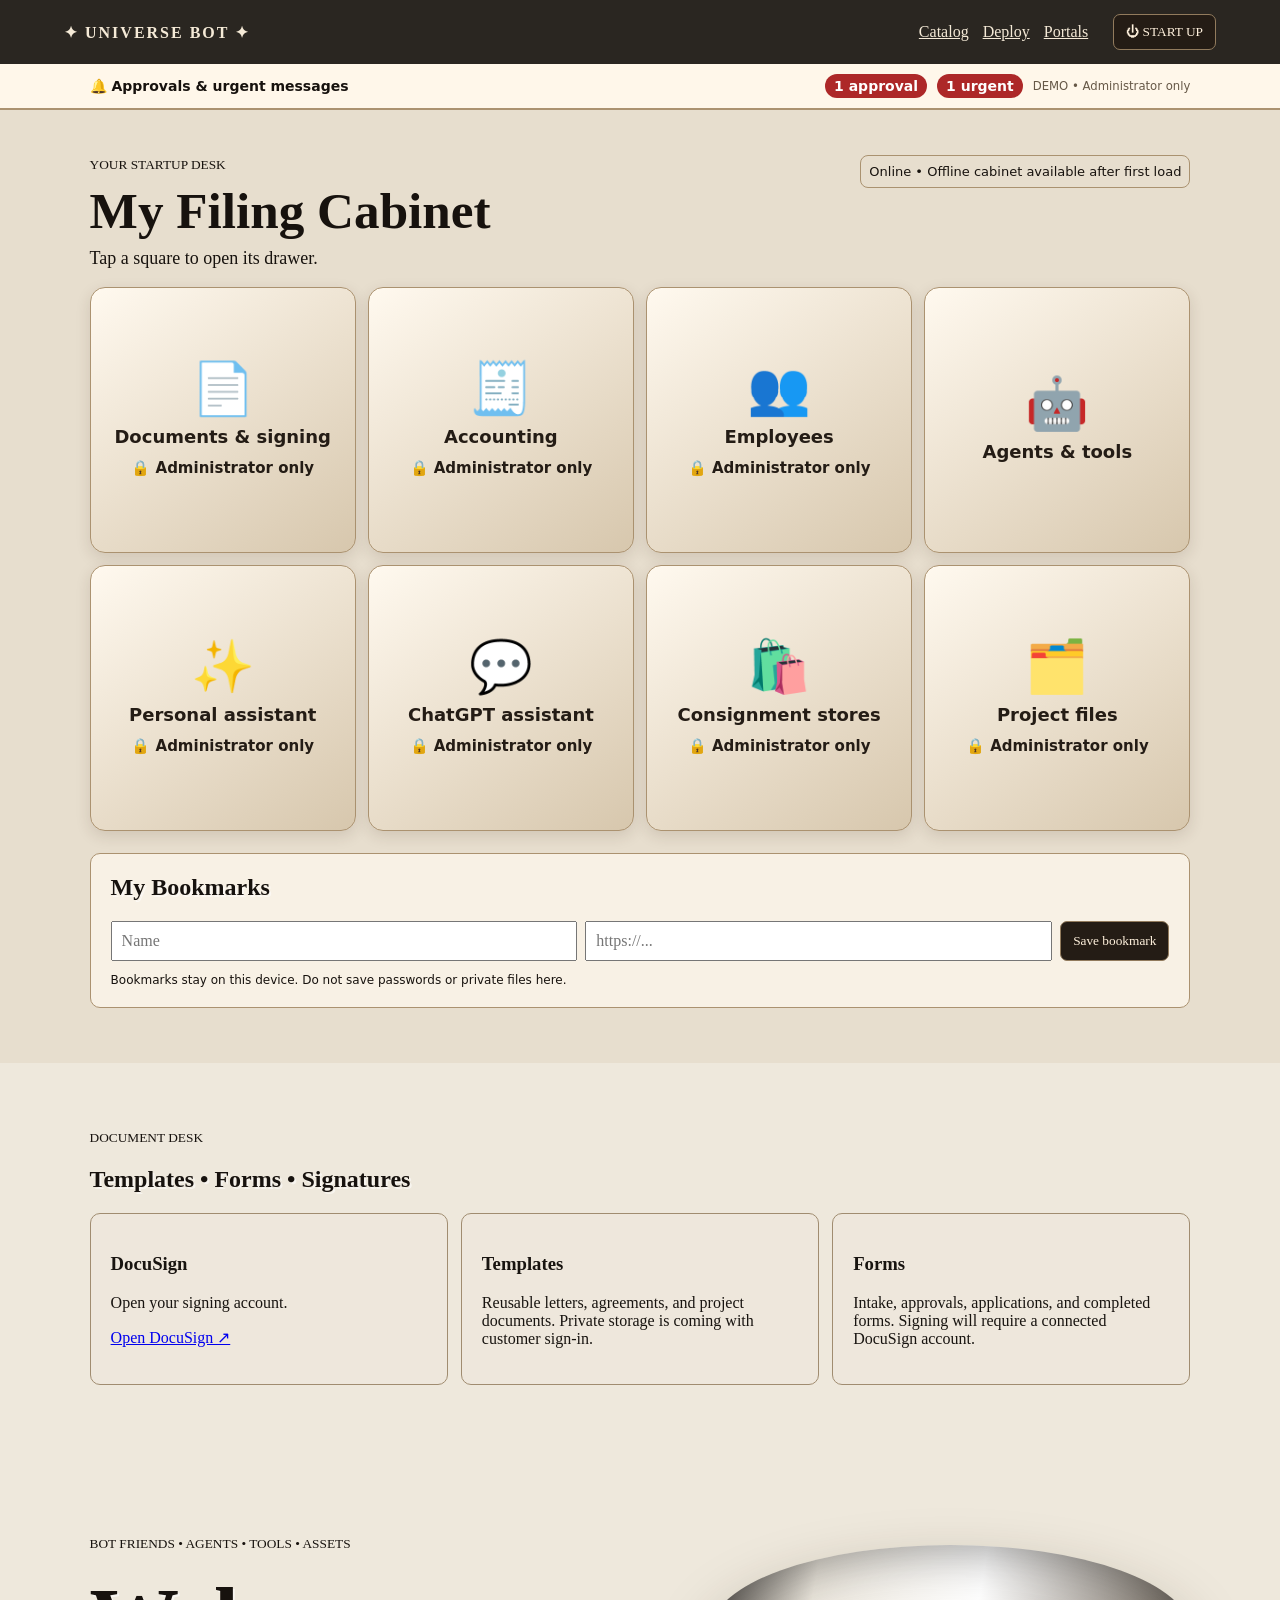
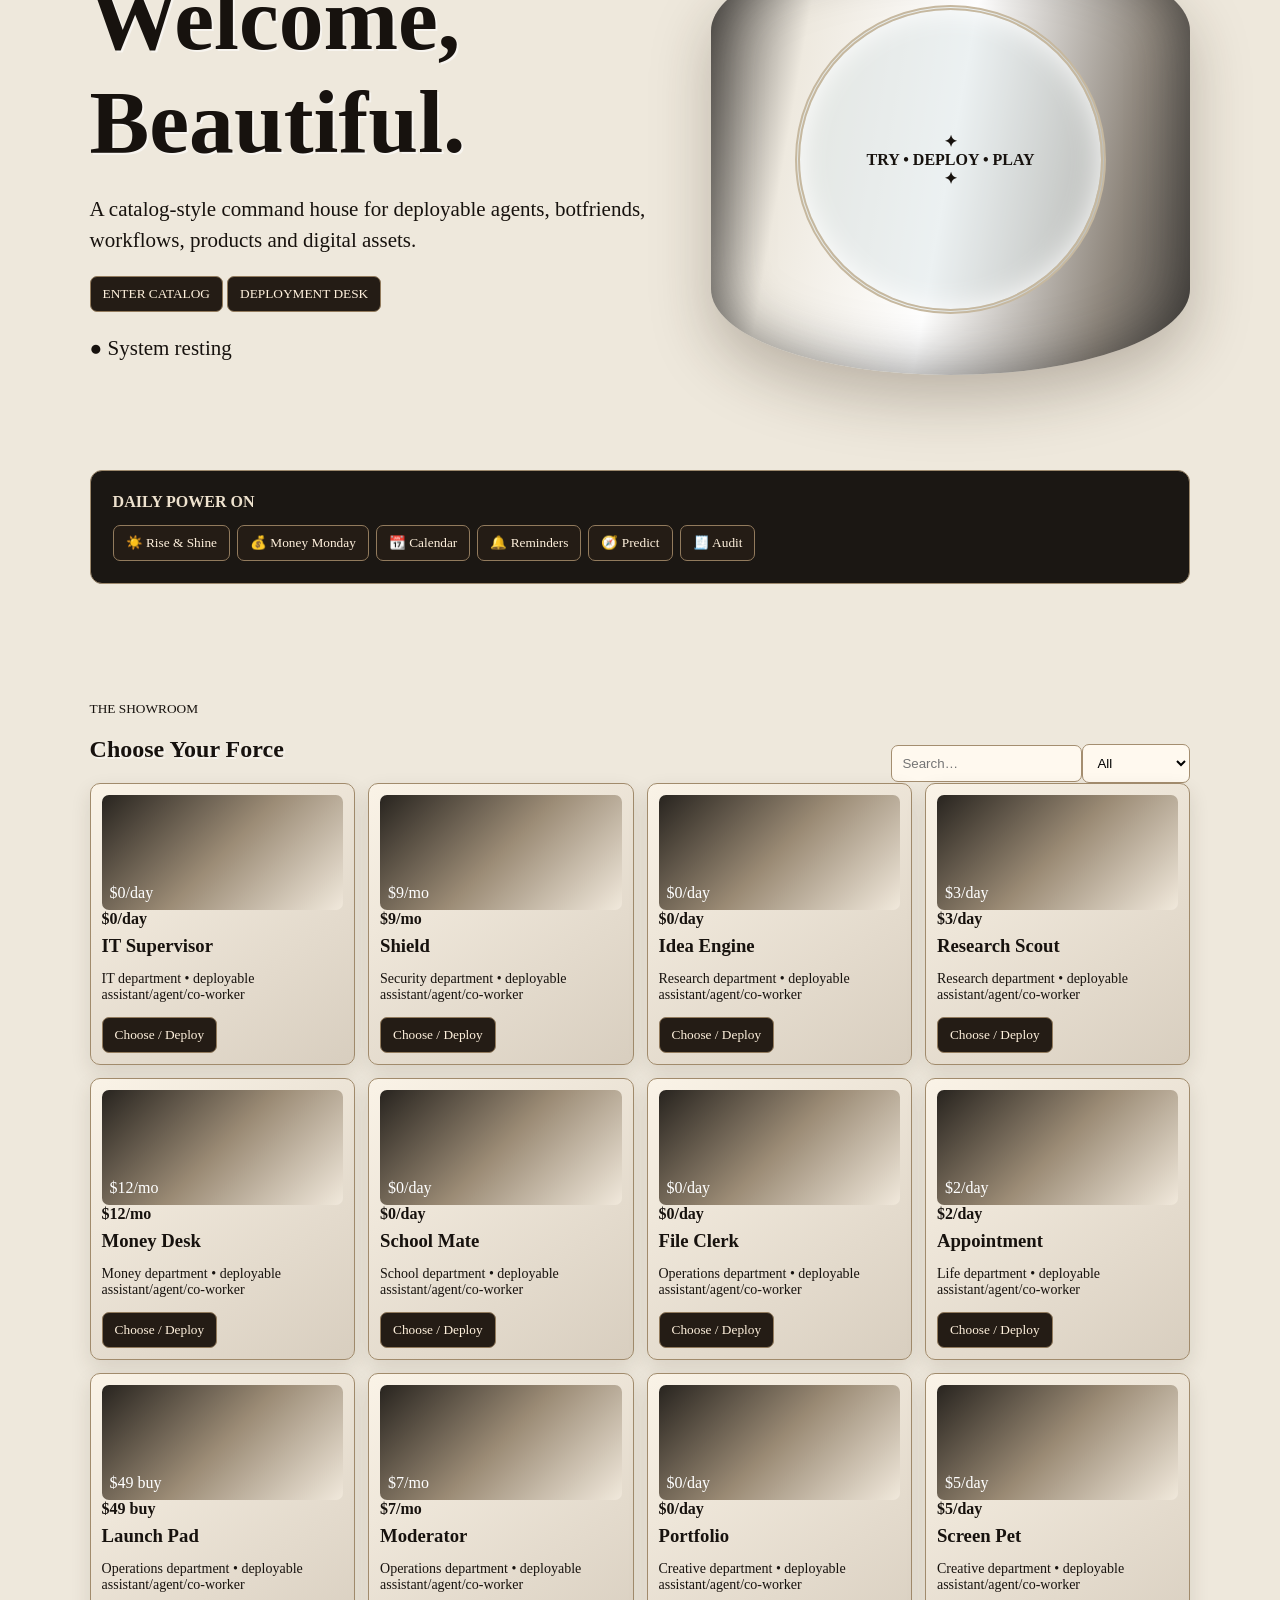
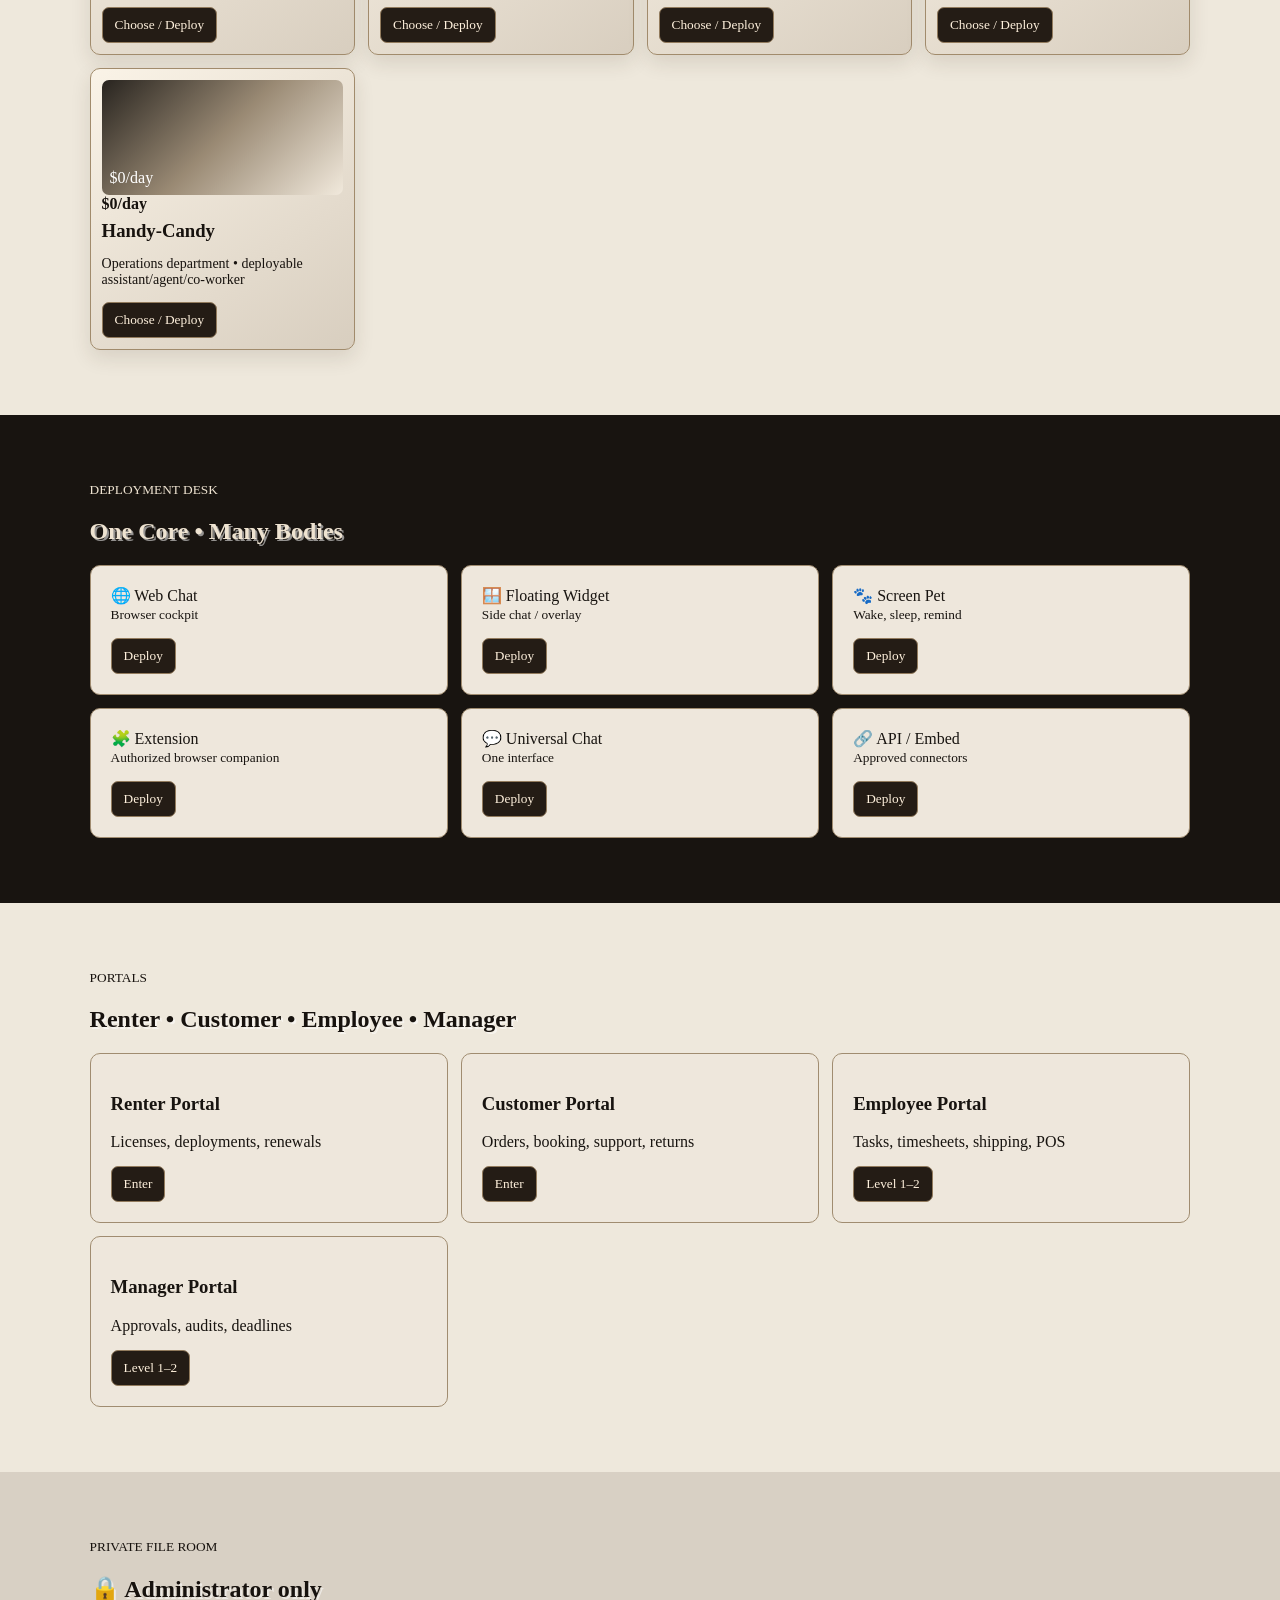
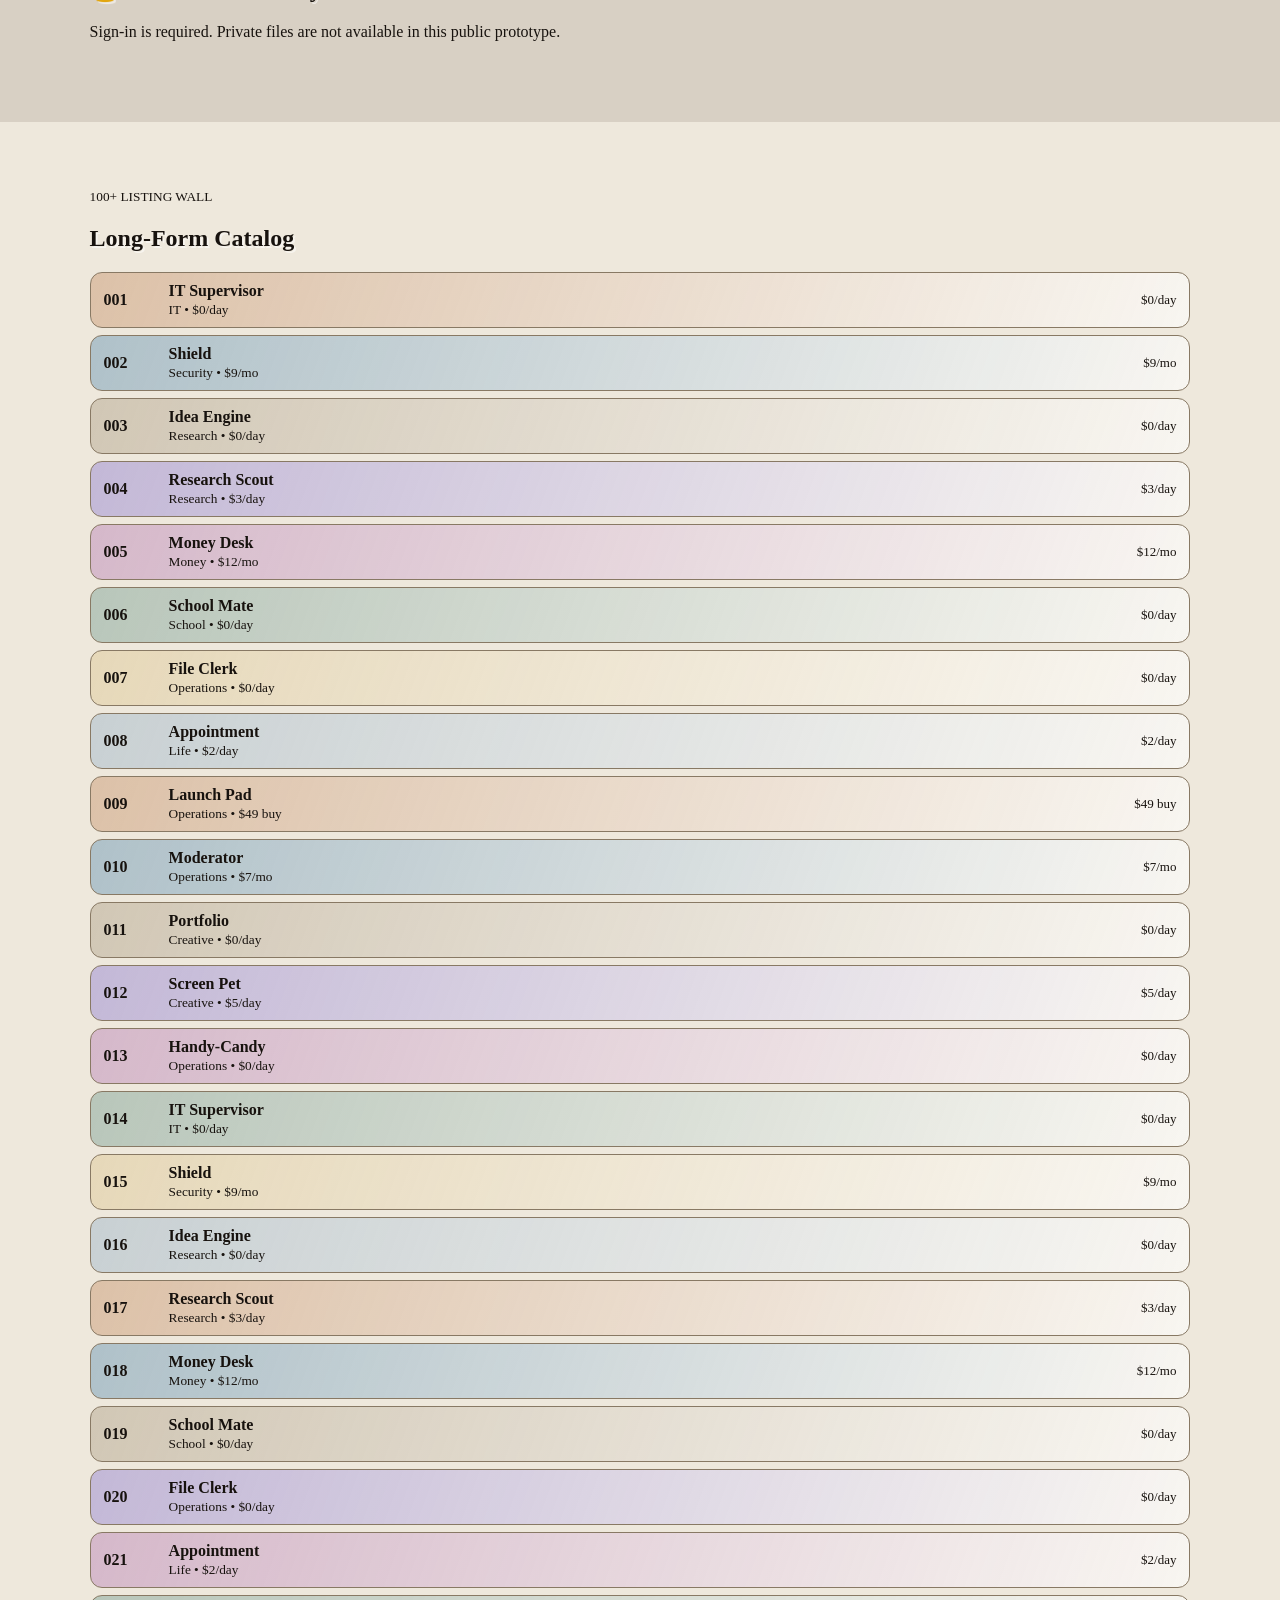
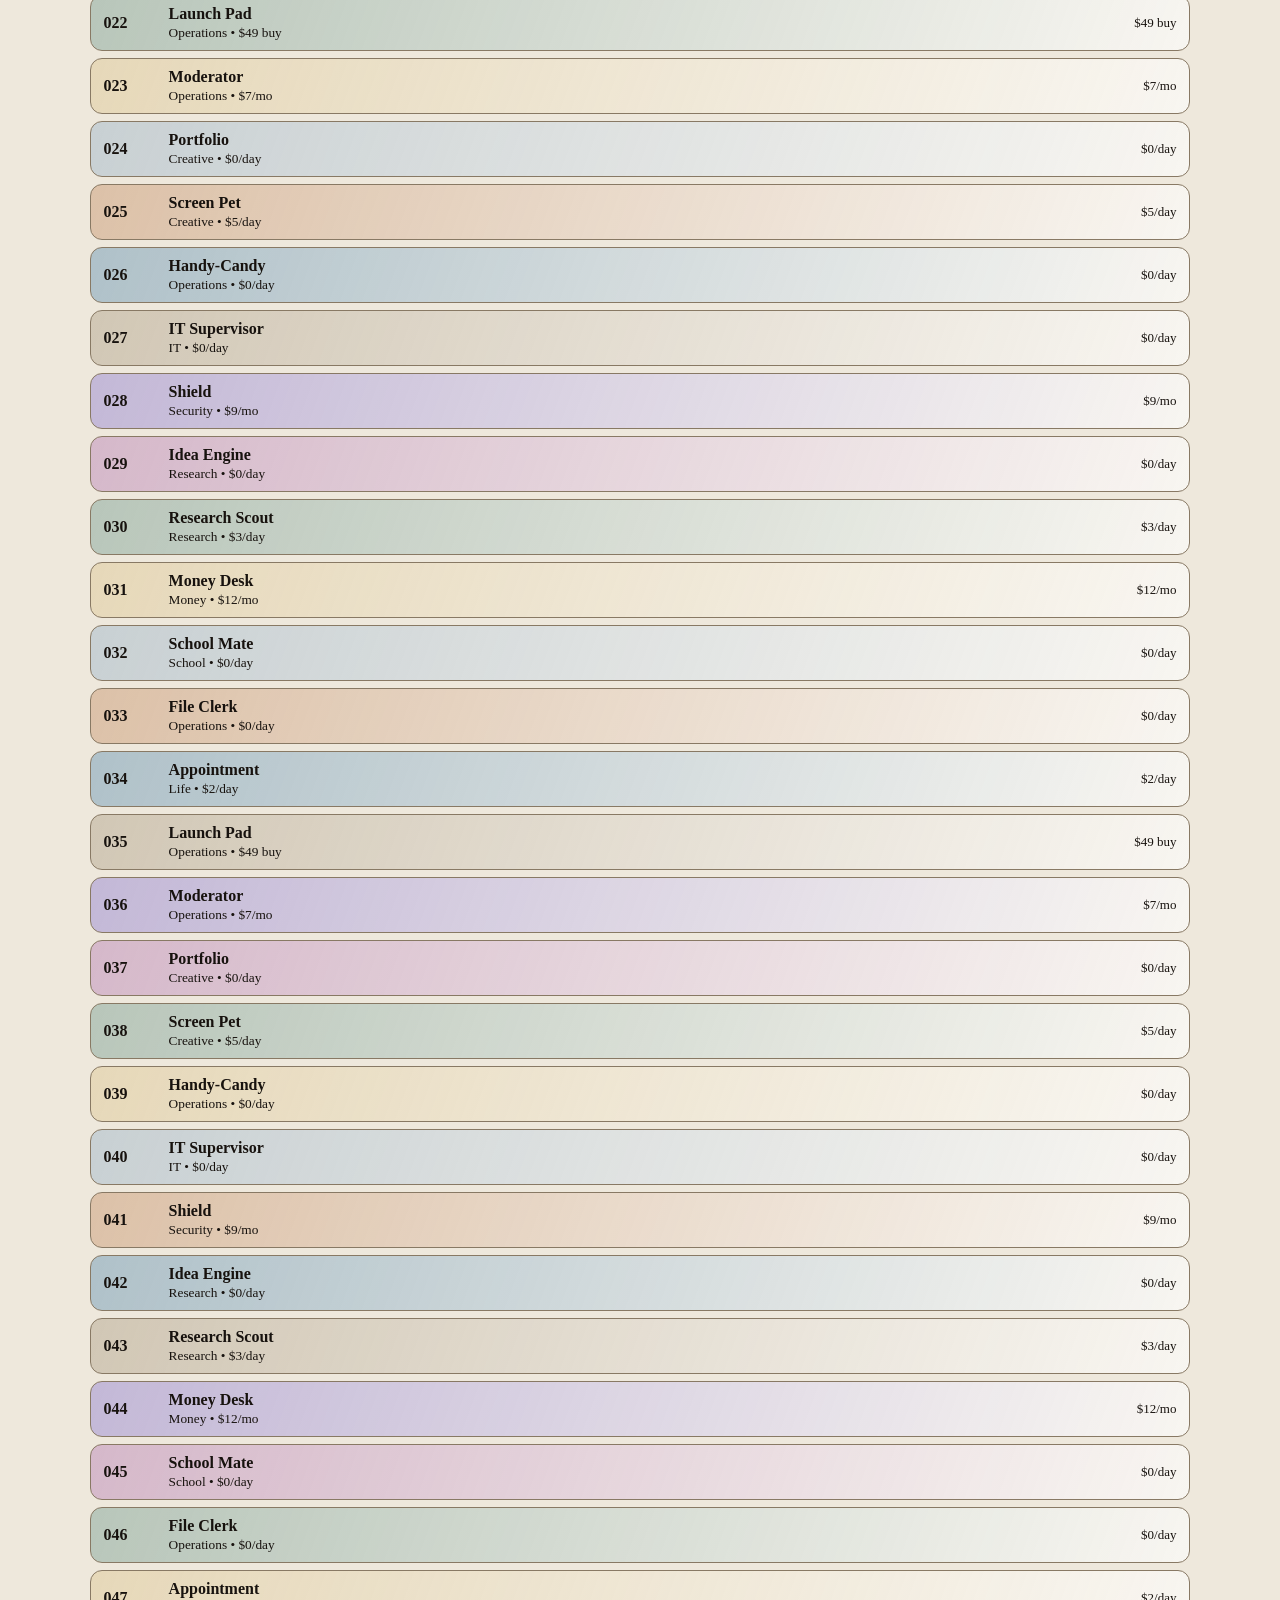
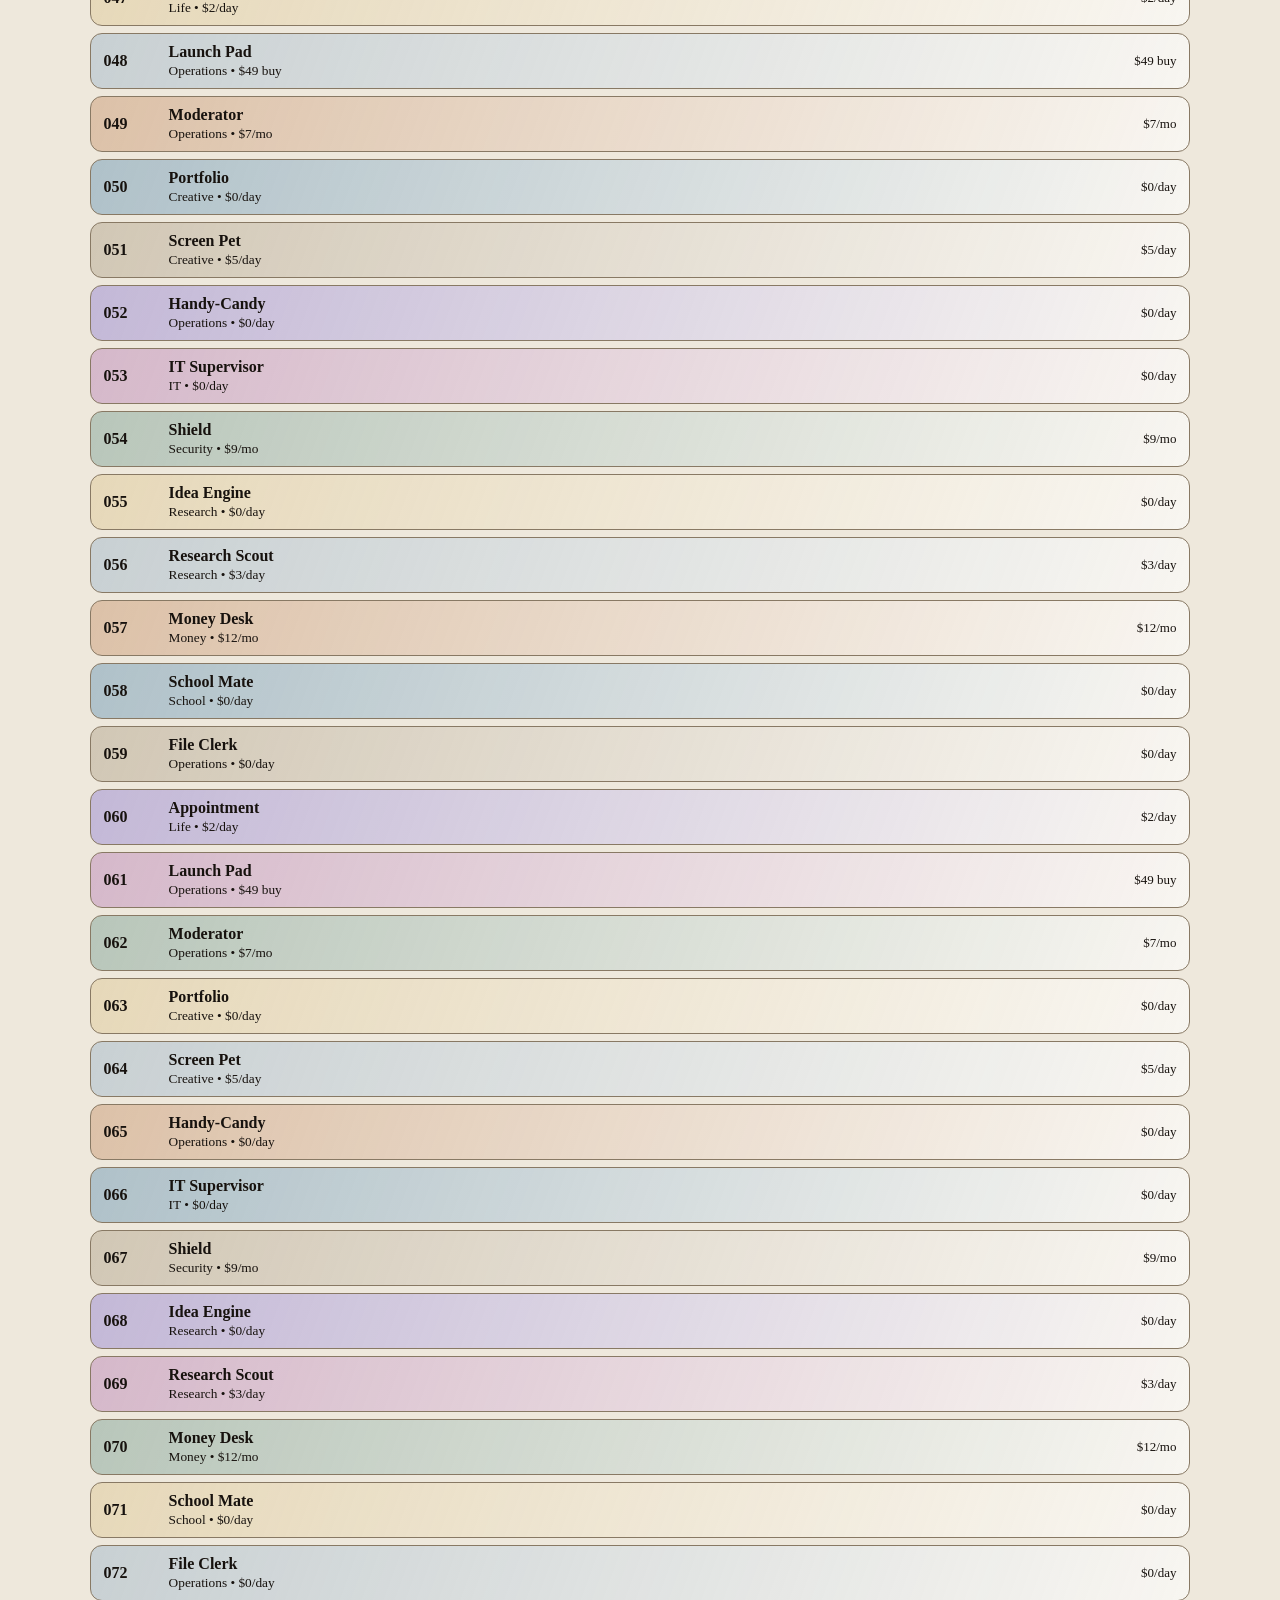
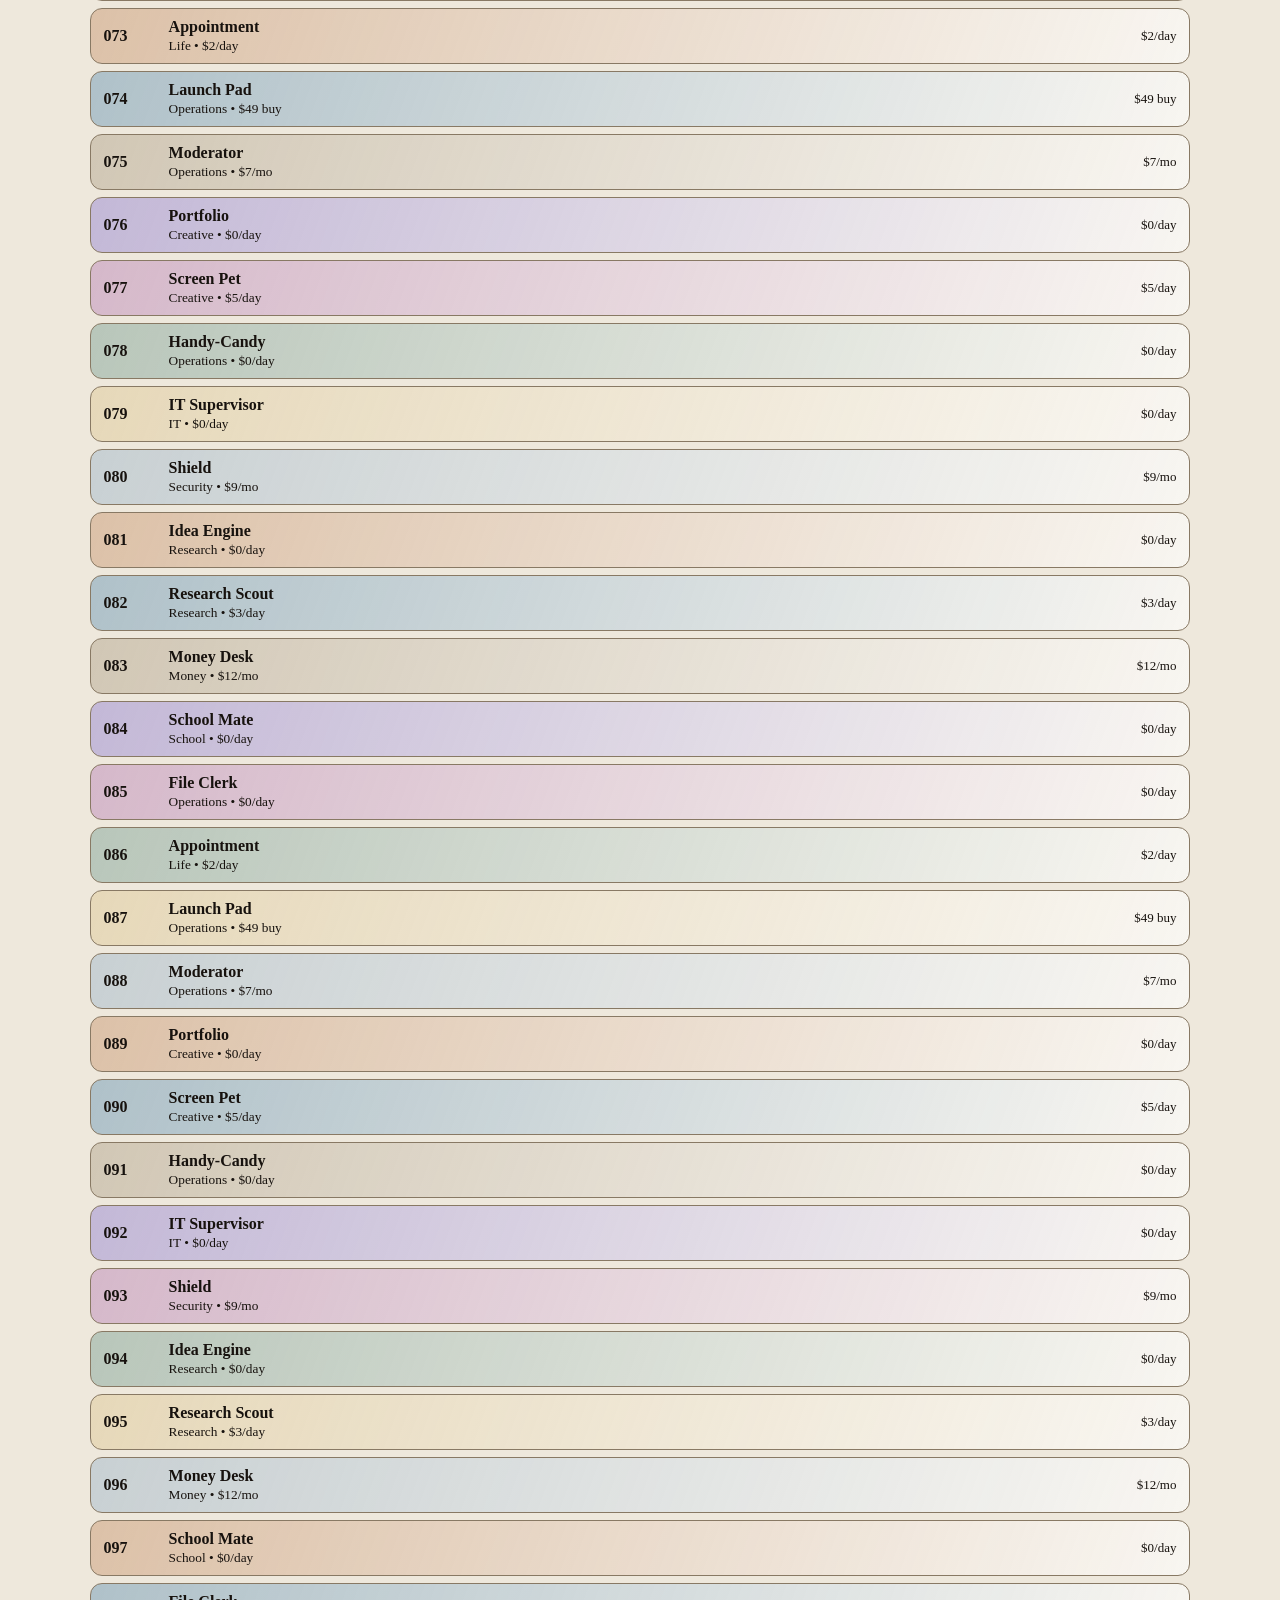
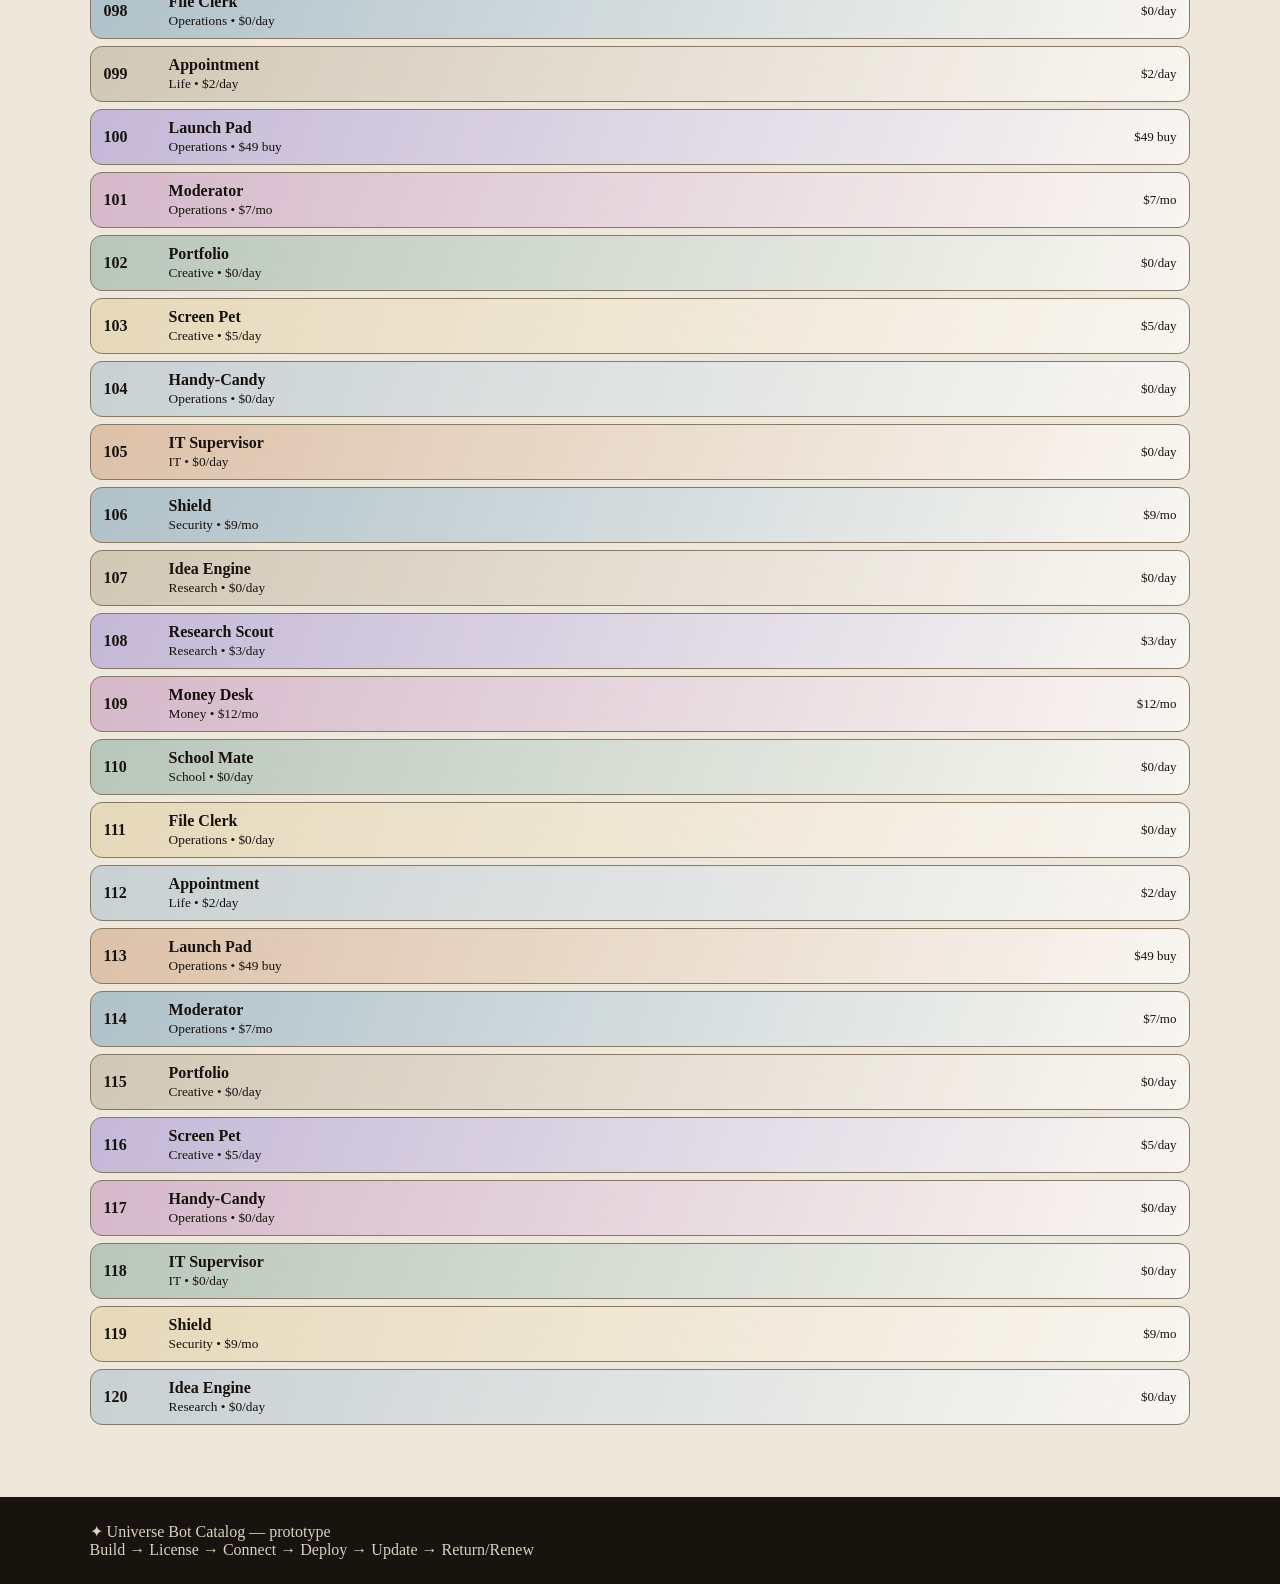
<file: index.html>
<!doctype html><html><head><meta charset="utf-8"><meta name="viewport" content="width=device-width,initial-scale=1"><title>Universe Bot Catalog</title><link rel="stylesheet" href="style.css?v=alerts-1"></head><body>
<header><b>✦ UNIVERSE BOT ✦</b><nav><a href="#catalog">Catalog</a><a href="#deploy">Deploy</a><a href="#portal">Portals</a></nav><button id="power">⏻ START UP</button></header>
<details class="alert-inbox"><summary><strong>🔔 Approvals & urgent messages</strong><span class="alert-badge">1 approval</span><span class="alert-badge">1 urgent</span><small>DEMO • Administrator only</small></summary><div class="alert-list"><p class="alert-note">Fictional examples. Real message counts and contents will appear only after administrator sign-in.</p><article><strong>Awaiting approval • Step 2 of 3</strong><p>Source: Handy-Candy agent · Email to Jordan Lee · Fictional 123 Example Street property</p><ol class="approval-steps"><li class="done">1. Draft reviewed</li><li class="current">2. Owner approval pending</li><li>3. Send confirmation</li></ol></article><article><strong>Urgent • Action needed</strong><p>Source: IT Supervisor agent · Demo connection issue</p><small>Check the integration before approving a send.</small></article></div></details>
<main id="home" class="home-cabinet"><div class="home-heading"><div><small>YOUR STARTUP DESK</small><h1>My Filing Cabinet</h1><p>Tap a square to open its drawer.</p></div><span id="offline-status" role="status"></span></div><div id="home-drawers" class="home-drawers"></div><dialog id="drawer-dialog" class="drawer-dialog" aria-labelledby="drawer-title"><div class="drawer-dialog-head"><h2 id="drawer-title"></h2><button type="button" onclick="document.getElementById('drawer-dialog').close()" aria-label="Close drawer">×</button></div><div id="drawer-links"></div></dialog><div class="home-bookmarks"><h2>My Bookmarks</h2><form id="bookmark-form"><input id="bookmark-label" aria-label="Bookmark name" placeholder="Name" required maxlength="60"><input id="bookmark-url" aria-label="Bookmark URL" placeholder="https://..." type="url" required><button type="submit">Save bookmark</button></form><div id="bookmark-list"></div><small>Bookmarks stay on this device. Do not save passwords or private files here.</small></div></main>
<section id="documents" class="documents-desk"><small>DOCUMENT DESK</small><h2>Templates • Forms • Signatures</h2><div class="grid"><article><h3>DocuSign</h3><p>Open your signing account.</p><a href="https://account.docusign.com/" target="_blank" rel="noopener noreferrer">Open DocuSign ↗</a></article><article><h3>Templates</h3><p>Reusable letters, agreements, and project documents. Private storage is coming with customer sign-in.</p></article><article><h3>Forms</h3><p>Intake, approvals, applications, and completed forms. Signing will require a connected DocuSign account.</p></article></div></section>
<section class="hero"><div><small>BOT FRIENDS • AGENTS • TOOLS • ASSETS</small><h1>Welcome, Beautiful.</h1><p>A catalog-style command house for deployable agents, botfriends, workflows, products and digital assets.</p><button onclick="go('catalog')">ENTER CATALOG</button> <button onclick="go('deploy')">DEPLOYMENT DESK</button><p id="status">● System resting</p></div><div class="cylinder"><div>✦<br>TRY • DEPLOY • PLAY<br>✦</div></div></section>
<section class="command"><b>DAILY POWER ON</b><div><button>☀️ Rise & Shine</button><button>💰 Money Monday</button><button>📆 Calendar</button><button>🔔 Reminders</button><button>🧭 Predict</button><button>🧾 Audit</button></div></section>
<section id="catalog"><div class="head"><div><small>THE SHOWROOM</small><h2>Choose Your Force</h2></div><div><input id="q" placeholder="Search…"><select id="cat"><option value="">All</option><option>IT</option><option>Security</option><option>Research</option><option>Money</option><option>School</option><option>Operations</option><option>Creative</option><option>Life</option></select></div></div><div class="cards" id="cards"></div></section>
<section id="deploy" class="dark"><small>DEPLOYMENT DESK</small><h2>One Core • Many Bodies</h2><div class="grid"><article>🌐 Web Chat<br><small>Browser cockpit</small><button>Deploy</button></article><article>🪟 Floating Widget<br><small>Side chat / overlay</small><button>Deploy</button></article><article>🐾 Screen Pet<br><small>Wake, sleep, remind</small><button>Deploy</button></article><article>🧩 Extension<br><small>Authorized browser companion</small><button>Deploy</button></article><article>💬 Universal Chat<br><small>One interface</small><button>Deploy</button></article><article>🔗 API / Embed<br><small>Approved connectors</small><button>Deploy</button></article></div></section>
<section id="portal"><small>PORTALS</small><h2>Renter • Customer • Employee • Manager</h2><div class="grid"><article><h3>Renter Portal</h3>Licenses, deployments, renewals<button>Enter</button></article><article><h3>Customer Portal</h3>Orders, booking, support, returns<button>Enter</button></article><article><h3>Employee Portal</h3>Tasks, timesheets, shipping, POS<button>Level 1–2</button></article><article><h3>Manager Portal</h3>Approvals, audits, deadlines<button>Level 1–2</button></article></div></section>
<section class="cabinet"><small>PRIVATE FILE ROOM</small><h2>🔒 Administrator only</h2><p>Sign-in is required. Private files are not available in this public prototype.</p></section>
<section><small>100+ LISTING WALL</small><h2>Long-Form Catalog</h2><div id="listings"></div></section>
<footer>✦ Universe Bot Catalog — prototype<br>Build → License → Connect → Deploy → Update → Return/Renew</footer>
<script src="app.js?v=email-1"></script></body></html>
</file>
<file: style.css>
*{box-sizing:border-box}html{scroll-behavior:smooth}body{margin:0;background:#eee8dc;color:#17120e;font-family:Georgia,serif}header{position:sticky;top:0;z-index:5;display:flex;gap:18px;align-items:center;padding:14px 5%;background:#17130fe8;color:#f5ead7}header b{margin-right:auto;letter-spacing:2px}header a{color:#f5ead7;margin:0 7px}button{background:#241c15;color:#fff1dd;border:1px solid #927b5d;border-radius:7px;padding:9px 12px;cursor:pointer;font-family:inherit}.hero{min-height:620px;display:grid;grid-template-columns:1.1fr .9fr;gap:35px;align-items:center;padding:70px 7%}.hero h1,h2{font-family:Georgia,serif;text-shadow:2px 2px #fff8}.hero h1{font-size:clamp(48px,7vw,90px);margin:15px 0}.hero p{font-size:21px;line-height:1.45}.cylinder{height:430px;border-radius:50%/20%;background:linear-gradient(100deg,#55504a,#eee9df 20%,#fff 50%,#8f877d 82%,#4b4742);display:grid;place-items:center;box-shadow:inset 0 0 55px #2228,0 25px 60px #30201444}.cylinder div{width:65%;height:72%;border-radius:50%;display:grid;place-content:center;text-align:center;background:#dce5e788;border:5px double #c6b89f;box-shadow:inset 0 0 30px #fff;font-weight:bold}.command{margin:0 7% 50px;padding:22px;background:#1b1713;color:#eee2ce;border:1px solid #9d896d;border-radius:12px}.command div{display:flex;gap:7px;flex-wrap:wrap;margin-top:14px}section{padding:65px 7%}.head{display:flex;justify-content:space-between;align-items:end;gap:20px}.head input,.head select,.clear input{padding:10px;border:1px solid #a48e70;border-radius:7px;background:#fff9ef}.cards{display:grid;grid-template-columns:repeat(4,1fr);gap:13px}.card{padding:11px;background:linear-gradient(145deg,#faf3e7,#d8cebf);border:1px solid #a18b6c;border-radius:10px;box-shadow:0 8px 20px #3827171f}.thumb{height:115px;border-radius:7px;background:linear-gradient(135deg,#28241f,#9b8b75,#f1e9dc);display:flex;align-items:end;padding:8px;color:white}.card h3{margin:7px 0 3px}.card p{font-size:14px}.dark{background:#181410;color:#eee3d1}.grid{display:grid;grid-template-columns:repeat(3,1fr);gap:13px}.grid article{background:#eee7dc;color:#181410;padding:20px;border:1px solid #a08c70;border-radius:10px;min-height:130px}.grid button{display:block;margin-top:15px}.cabinet{background:#d8d0c4}.drawer{margin:7px 0}.drawer button{width:100%;text-align:left}.drawer div{display:none;padding:12px;background:#f5eee2;border:1px solid #a18d70}.drawer.open div{display:grid;grid-template-columns:repeat(2,1fr);gap:8px}.clear{display:flex;justify-content:center;gap:7px;margin-top:20px;flex-wrap:wrap}.listing{display:grid;grid-template-columns:55px 1fr 150px;gap:10px;align-items:center;padding:9px 13px;margin:7px 0;border:1px solid #887964;border-radius:12px;min-height:56px}.listing strong{font-weight:bold}.listing .price{text-align:right;font-size:13px}footer{padding:25px 7%;background:#17130f;color:#ddd0bc;display:flex;justify-content:space-between}@media(max-width:900px){.hero{grid-template-columns:1fr}.cards{grid-template-columns:repeat(2,1fr)}.grid{grid-template-columns:1fr 1fr}}@media(max-width:600px){.cards,.grid{grid-template-columns:1fr}.head{flex-direction:column;align-items:start}.hero{padding:45px 5%}section{padding:50px 5%}.listing{grid-template-columns:40px 1fr}.listing .price{text-align:left;grid-column:2}footer{display:block}}
/* Handy-Candy draft actions. External actions remain locked until server gates exist. */
#bot-chat-form{display:flex;gap:8px;align-items:end}#bot-input{flex:1;min-width:0;resize:vertical;font:inherit;padding:9px;border:1px solid #a48e70;border-radius:7px}.draft-controls{display:flex;align-items:center;flex-wrap:wrap;gap:8px;margin:10px 0 4px}.draft-controls small{flex-basis:100%;font-family:system-ui,sans-serif;font-size:12px}.draft-controls button:disabled{opacity:.55;cursor:not-allowed}

.home-cabinet{padding:45px 7% 55px;background:#e7dece}.home-heading{display:flex;align-items:start;justify-content:space-between;gap:16px}.home-heading h1{font-size:clamp(36px,5vw,64px);margin:8px 0}.home-heading p{font-size:18px}.home-heading #offline-status{font:13px system-ui,sans-serif;padding:8px;border:1px solid #aa9270;border-radius:8px}.home-drawers{display:grid;grid-template-columns:repeat(auto-fit,minmax(220px,1fr));gap:12px}.home-drawer{background:#f8f1e5;border:1px solid #ab9270;border-radius:10px;min-height:76px;padding:15px;box-shadow:0 4px 10px #39261318}.home-drawer summary{font-weight:bold;font-size:19px;cursor:pointer}.home-drawer>div{display:grid;gap:7px;margin-top:15px}.home-bookmarks{margin-top:22px;border:1px solid #ab9270;border-radius:10px;padding:20px;background:#f8f1e5}.home-bookmarks h2{margin-top:0}.home-bookmarks form{display:flex;flex-wrap:wrap;gap:8px}.home-bookmarks input{flex:1;min-width:170px;padding:9px;font:inherit}.bookmark-row{display:flex;justify-content:space-between;align-items:center;gap:8px;border-bottom:1px solid #d2c3ac;padding:8px 0}.bookmark-row a{overflow-wrap:anywhere}.home-bookmarks small{display:block;margin-top:12px;font:12px system-ui,sans-serif}@media(max-width:600px){.home-heading{display:block}.home-cabinet{padding:30px 5%}}

#bot-workspace{position:fixed;inset:0;z-index:20;background:#17130f99;display:grid;place-items:center;padding:14px}.bot-window{display:flex;flex-direction:column;background:#f3ebde;border:1px solid #ab9270;border-radius:14px;width:min(680px,100%);max-height:min(90vh,850px);padding:18px;box-shadow:0 20px 70px #0007}.bot-header{display:flex;justify-content:space-between;align-items:start;gap:10px}.bot-header h2{margin:0}.bot-description{font-size:14px;margin:10px 0}.bot-messages{overflow:auto;min-height:150px;flex:1;padding:8px 0}.bot-message{white-space:pre-wrap;overflow-wrap:anywhere;border-bottom:1px solid #d5c6b2;padding:10px 0;line-height:1.4}.bot-message.user{background:#e8dfd0;padding:10px;border-radius:8px}.bot-message.error{color:#8a2c25}#bot-chat-form{margin-top:12px}@media(max-width:600px){.bot-window{max-height:96vh;padding:12px}}

/* One-screen icon launcher; drawer contents open in a modal. */
.home-cabinet{min-height:100svh}.home-heading h1{font-size:clamp(32px,4vw,52px)}.home-heading p{margin:4px 0 18px}.home-drawers{grid-template-columns:repeat(4,minmax(0,1fr))}.home-tile{aspect-ratio:1;min-height:0;width:100%;background:linear-gradient(145deg,#fff9ef,#d7c7ad);color:#241c15;border:1px solid #ab9270;border-radius:15px;display:flex;flex-direction:column;align-items:center;justify-content:center;gap:12px;text-align:center;font:600 clamp(13px,1.5vw,18px) system-ui,sans-serif;box-shadow:0 5px 15px #39261322}.home-tile:hover,.home-tile:focus-visible{outline:3px solid #866c4a;outline-offset:2px}.home-icon{font-size:clamp(30px,4vw,53px);line-height:1}.drawer-dialog{width:min(450px,calc(100vw - 30px));border:1px solid #ab9270;border-radius:15px;padding:20px;background:#f8f1e5;box-shadow:0 20px 70px #0006}.drawer-dialog::backdrop{background:#17130faa}.drawer-dialog-head{display:flex;justify-content:space-between;gap:10px;align-items:start}.drawer-dialog-head h2{margin:0 0 16px}.drawer-dialog #drawer-links{display:grid;gap:9px}.drawer-dialog #drawer-links button{text-align:left}@media(max-width:600px){.home-cabinet{padding:20px 5%}.home-drawers{grid-template-columns:repeat(3,minmax(0,1fr));gap:9px}.home-tile{gap:5px;padding:7px;font-size:12px;border-radius:12px}.home-icon{font-size:30px}.home-bookmarks{margin-top:16px;padding:13px}.home-bookmarks h2{font-size:20px;margin-bottom:8px}}

.alert-inbox{background:#fff7ea;border-bottom:2px solid #ab9270;font:14px system-ui,sans-serif}.alert-inbox summary{cursor:pointer;display:flex;align-items:center;gap:10px;flex-wrap:wrap;padding:10px 7%;list-style:none}.alert-inbox summary::-webkit-details-marker{display:none}.alert-inbox summary strong{margin-right:auto}.alert-inbox summary small{color:#665847}.alert-badge{background:#ad2828;color:white;border-radius:999px;padding:4px 9px;font-weight:700}.alert-list{padding:0 7% 16px;display:grid;grid-template-columns:1fr 1fr;gap:10px}.alert-note{grid-column:1/-1;margin:0;color:#6a4f31}.alert-list article{border:1px solid #bb9d7b;border-radius:9px;background:#fffdf7;padding:12px}.alert-list article p{margin:7px 0}.approval-steps{display:flex;flex-wrap:wrap;gap:6px;margin:10px 0 0;padding:0;list-style:none}.approval-steps li{border:1px solid #aa9c87;border-radius:20px;padding:5px 8px;color:#665e52}.approval-steps .done{background:#e0eadb;color:#345f32}.approval-steps .current{background:#fff0c4;color:#68470a;border-color:#b98021;font-weight:700}@media(max-width:600px){.alert-inbox summary{padding:10px 5%}.alert-list{grid-template-columns:1fr;padding:0 5% 15px}}
</file>
